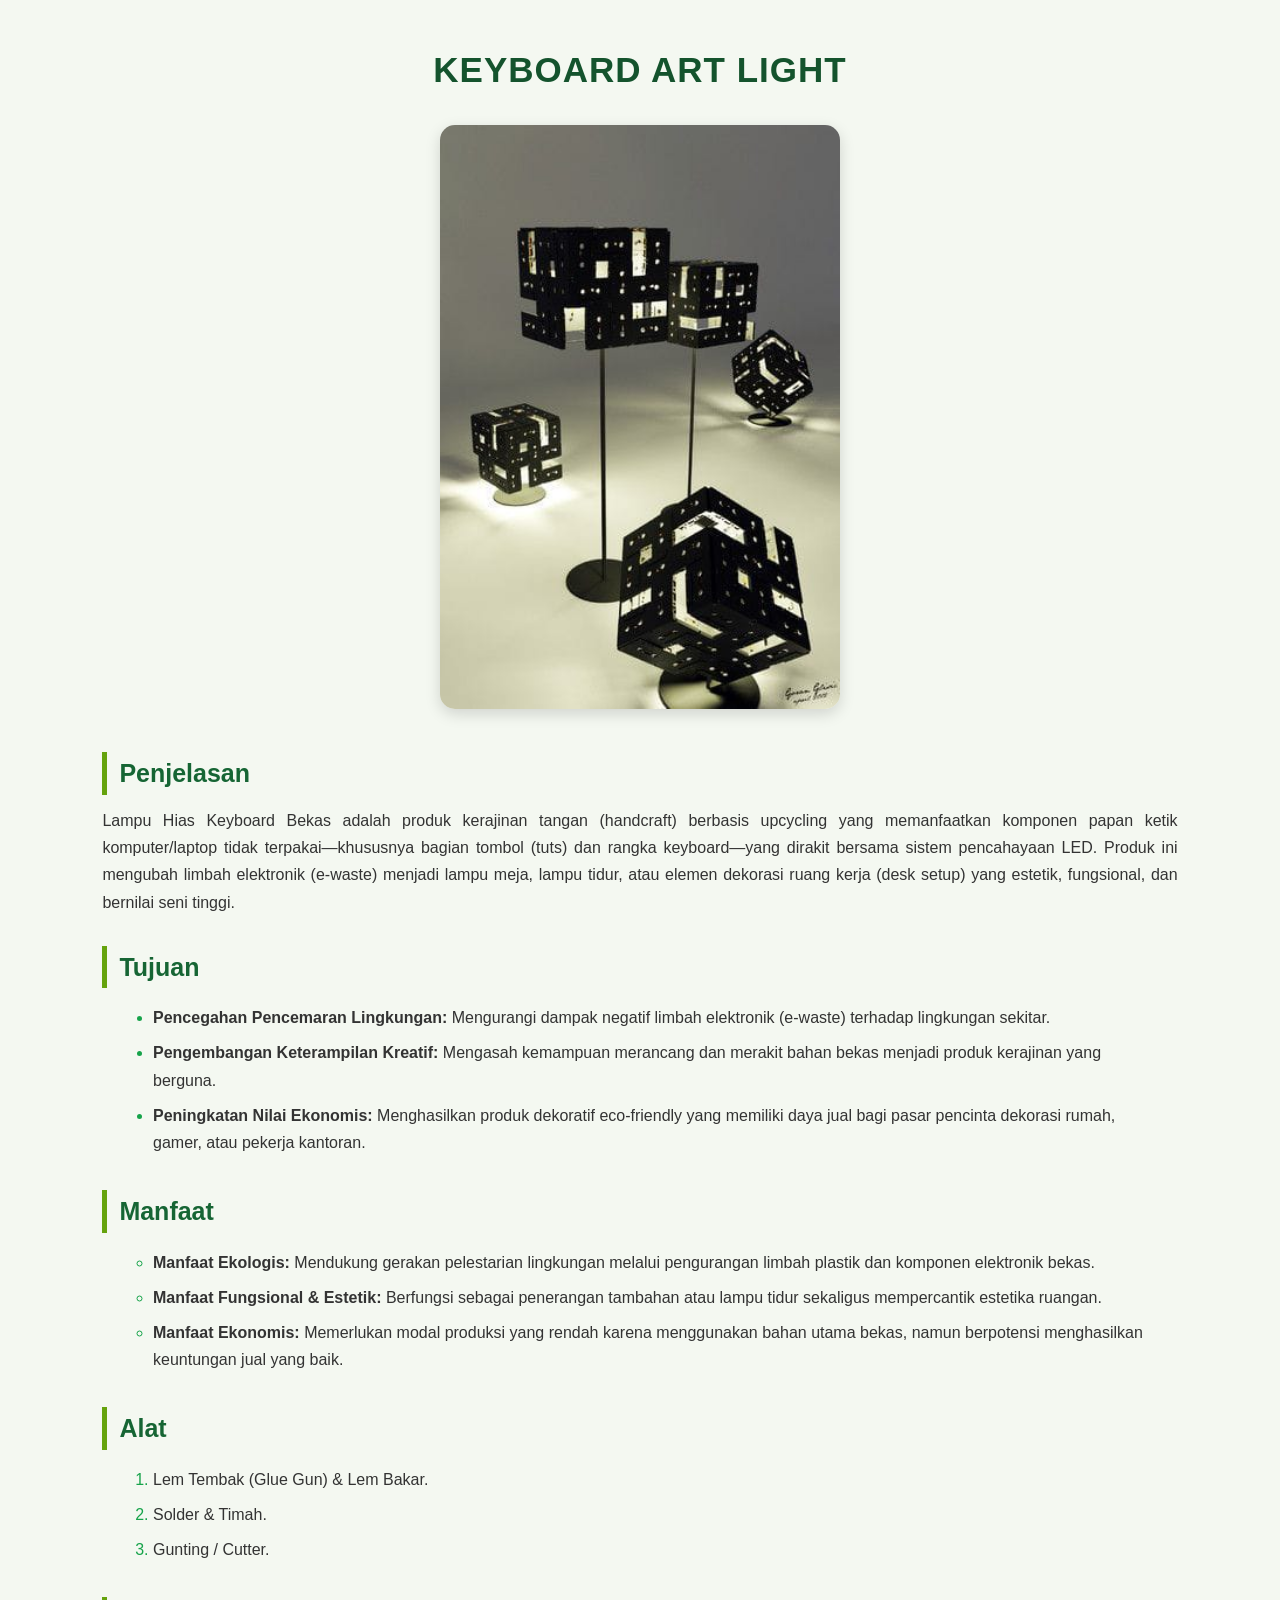
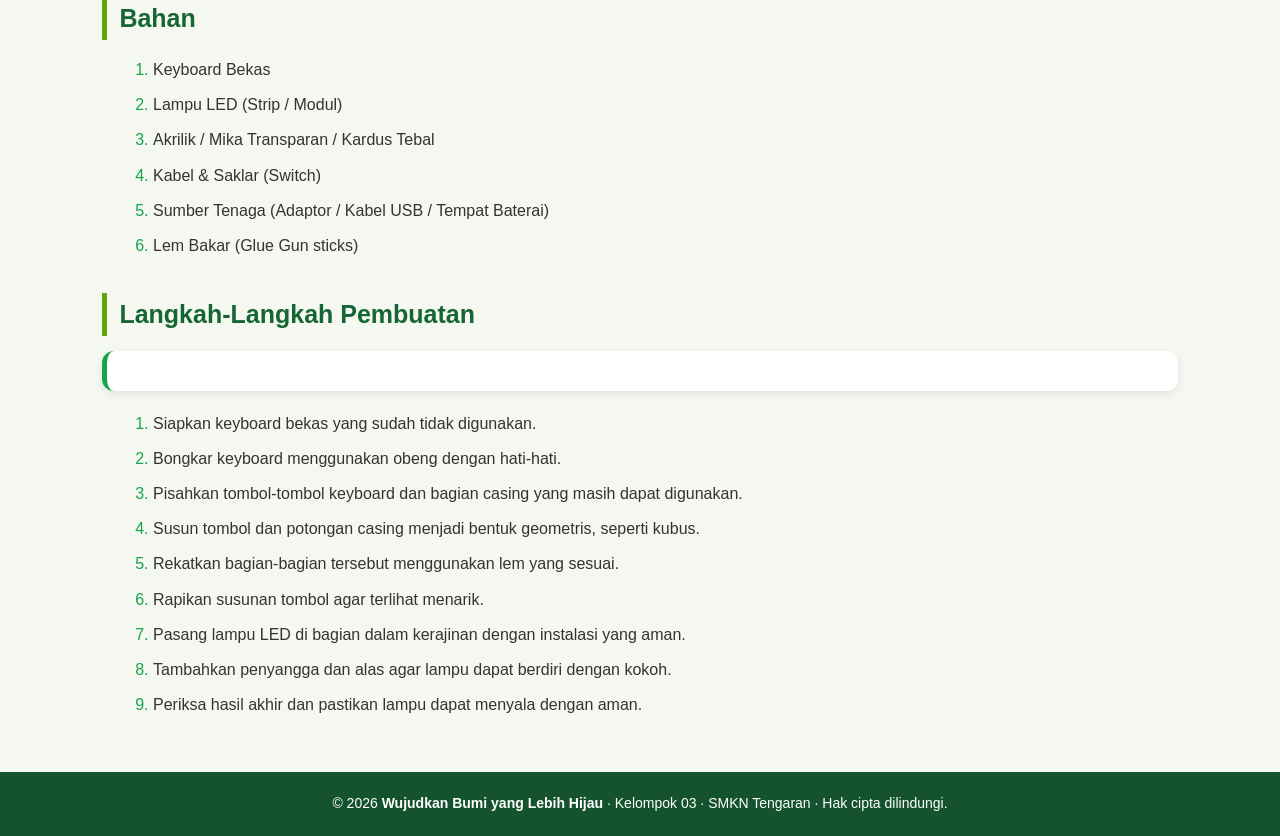
<file: artlight.html>
<!DOCTYPE html>
<html lang="en">
<head>
    <meta charset="UTF-8">
    <meta name="viewport" content="width=device-width, initial-scale=1.0">
    <link rel="stylesheet" href="artlight.css">
    <title>Document</title>
</head>
<body>
      

    <h1 style="text-align: center;">KEYBOARD ART LIGHT</h1>
    <div style="text-align: center;">
    <img src="artilight.jpeg" alt="artlight"
    width="400"
    height="500"></div>

    <h2>Penjelasan</h2>
    <p>
        Lampu Hias Keyboard Bekas adalah produk kerajinan tangan (handcraft) berbasis upcycling yang memanfaatkan komponen papan ketik komputer/laptop tidak terpakai—khususnya bagian tombol (tuts) dan rangka keyboard—yang dirakit bersama sistem pencahayaan LED. Produk ini mengubah limbah elektronik (e-waste) menjadi lampu meja, lampu tidur, atau elemen dekorasi ruang kerja (desk setup) yang estetik, fungsional, dan bernilai seni tinggi.
    </p>

    <h2>Tujuan</h2>
    <p>
        <ul>
            <li><b>Pencegahan Pencemaran Lingkungan:</b> Mengurangi dampak negatif limbah elektronik (e-waste) terhadap lingkungan sekitar.</li>
            <li><b>Pengembangan Keterampilan Kreatif:</b> Mengasah kemampuan merancang dan merakit bahan bekas menjadi produk kerajinan yang berguna.</li>
            <li><b>Peningkatan Nilai Ekonomis:</b> Menghasilkan produk dekoratif eco-friendly yang memiliki daya jual bagi pasar pencinta dekorasi rumah, gamer, atau pekerja kantoran.</li>
        </ul>
    </p>

    <h2>Manfaat</h2>
    <p>
        <ul type="circle">
            <li><b>Manfaat Ekologis:</b> Mendukung gerakan pelestarian lingkungan melalui pengurangan limbah plastik dan komponen elektronik bekas.</li>

            <li><b>Manfaat Fungsional & Estetik:</b> Berfungsi sebagai penerangan tambahan atau lampu tidur sekaligus mempercantik estetika ruangan.</li>

            <li><b>Manfaat Ekonomis:</b> Memerlukan modal produksi yang rendah karena menggunakan bahan utama bekas, namun berpotensi menghasilkan keuntungan jual yang baik.</li>
        </ul>
    </p>

    <h2>Alat</h2>
    <p>
        <ol>
            <li>Lem Tembak (Glue Gun) & Lem Bakar.</li>
            <li>Solder & Timah.</li>
            <li>Gunting / Cutter.</li>
        </ol>
    </p>

    <h2>Bahan</h2>
    <p>
        <ol>
            <li>Keyboard Bekas</li>
            <li>Lampu LED (Strip / Modul)</li>
            <li>Akrilik / Mika Transparan / Kardus Tebal</li>
            <li>Kabel & Saklar (Switch)</li>
            <li>Sumber Tenaga (Adaptor / Kabel USB / Tempat Baterai)</li>
            <li>Lem Bakar (Glue Gun sticks)</li>
        </ol>
    </p>

    <h2>Langkah-Langkah Pembuatan</h2>
    <p>
        <ol>
            <li>Siapkan keyboard bekas yang sudah tidak digunakan.</li>
            <li>Bongkar keyboard menggunakan obeng dengan hati-hati.</li>
            <li>Pisahkan tombol-tombol keyboard dan bagian casing yang masih dapat digunakan.</li>
            <li>Susun tombol dan potongan casing menjadi bentuk geometris, seperti kubus.</li>
            <li>Rekatkan bagian-bagian tersebut menggunakan lem yang sesuai.</li>
            <li>Rapikan susunan tombol agar terlihat menarik.</li>
            <li>Pasang lampu LED di bagian dalam kerajinan dengan instalasi yang aman.</li>
            <li>Tambahkan penyangga dan alas agar lampu dapat berdiri dengan kokoh.</li>
            <li>Periksa hasil akhir dan pastikan lampu dapat menyala dengan aman.</li>
        </ol>
    </p>
    
    <div class="footer-bottom">
        <p>
          © 2026 <strong>Wujudkan Bumi yang Lebih Hijau</strong> · Kelompok 03 · SMKN Tengaran
          · Hak cipta dilindungi.
        </p>
      </div>
    </footer>

    <div
      class="lightbox"
      id="imageLightbox"
      role="dialog"
      aria-modal="true"
      aria-label="Pratinjau gambar"
      hidden
    >
      <div class="lightbox-dialog">
        <button
          class="lightbox-close"
          type="button"
          aria-label="Tutup pratinjau"
        >
          &times;
        </button>
        <img class="lightbox-image" alt="" />
      </div>
    </div>

</body>
</html>
</file>
<file: artlight.css>
/* RESET */
* {
    margin: 0;
    padding: 0;
    box-sizing: border-box;
    scroll-behavior: smooth;
}

body {
    font-family: Arial, sans-serif;
    background: #f4f8f1;
    color: #333;
    line-height: 1.7;
}

/* NAVBAR */
.nav {
    width: 100%;
    background: #14532d;
    padding: 15px 7%;
    display: flex;
    align-items: center;
    justify-content: space-between;
    position: sticky;
    top: 0;
    z-index: 1000;
    box-shadow: 0 3px 10px rgba(0,0,0,0.15);
}

.logo {
    display: flex;
    align-items: center;
    gap: 12px;
    color: white;
    text-decoration: none;
    font-size: 18px;
    font-weight: bold;
}

.logo-img {
    width: 48px;
    height: 48px;
    border-radius: 50%;
    object-fit: cover;
}

.nav-links {
    display: flex;
    gap: 25px;
}

.nav-links a,
.nav-dropdown a {
    color: white;
    text-decoration: none;
    font-weight: bold;
    transition: 0.3s;
}

.nav-links a:hover {
    color: #a7f3d0;
}

/* HAMBURGER */
.hamburger {
    display: none;
    background: none;
    border: none;
    cursor: pointer;
}

.hamburger span {
    display: block;
    width: 25px;
    height: 3px;
    margin: 5px;
    background: white;
    border-radius: 5px;
}

.nav-dropdown {
    display: none;
}

/* JUDUL */
h1 {
    color: #14532d;
    font-size: 35px;
    margin: 40px 15px 25px;
    letter-spacing: 1px;
}

/* GAMBAR UTAMA */
body > div[style*="text-align: center"] {
    margin-bottom: 35px;
}

body > div[style*="text-align: center"] img {
    max-width: 90%;
    height: auto;
    border-radius: 15px;
    box-shadow: 0 5px 15px rgba(0,0,0,0.15);
    object-fit: cover;
}

/* KONTEN */
h2 {
    color: #166534;
    font-size: 25px;
    margin: 30px 8% 12px;
    padding-left: 12px;
    border-left: 5px solid #65a30d;
}

p {
    margin: 10px 8%;
    text-align: justify;
    font-size: 16px;
}

/* LIST */
ul,
ol {
    margin: 10px 10% 20px;
    padding-left: 25px;
}

li {
    padding: 4px 0;
}

li::marker {
    color: #16a34a;
}

/* TOTAL BIAYA */
h2:last-of-type + p {
    background: white;
    margin: 15px 8%;
    padding: 20px;
    border-radius: 12px;
    border-left: 5px solid #16a34a;
    box-shadow: 0 3px 10px rgba(0,0,0,0.08);
    font-weight: bold;
}

/* FOOTER */
.footer-bottom {
    background: #14532d;
    color: white;
    padding: 20px;
    text-align: center;
    margin-top: 50px;
}

.footer-bottom p {
    text-align: center;
    margin: 0;
    font-size: 14px;
}

/* LIGHTBOX */
.lightbox {
    position: fixed;
    inset: 0;
    background: rgba(0,0,0,0.85);
    z-index: 2000;
    display: flex;
    align-items: center;
    justify-content: center;
    padding: 20px;
}

.lightbox[hidden] {
    display: none;
}

.lightbox-dialog {
    position: relative;
    max-width: 850px;
    width: 100%;
}

.lightbox-image {
    width: 100%;
    max-height: 80vh;
    object-fit: contain;
    border-radius: 10px;
}

.lightbox-close {
    position: absolute;
    top: -40px;
    right: 0;
    background: none;
    border: none;
    color: white;
    font-size: 35px;
    cursor: pointer;
}

/* RESPONSIVE HP */
@media screen and (max-width: 768px) {

    .nav {
        padding: 12px 5%;
    }

    .logo {
        font-size: 14px;
    }

    .logo-img {
        width: 40px;
        height: 40px;
    }

    .nav-links {
        display: none;
    }

    .hamburger {
        display: block;
    }

    .nav-dropdown {
        position: absolute;
        top: 100%;
        left: 0;
        width: 100%;
        background: #14532d;
        padding: 15px 25px;
        flex-direction: column;
        gap: 15px;
    }

    .nav-dropdown.active {
        display: flex;
    }

    h1 {
        font-size: 25px;
        margin-top: 30px;
    }

    h2 {
        font-size: 21px;
        margin-left: 5%;
        margin-right: 5%;
    }

    p {
        font-size: 14px;
        margin-left: 5%;
        margin-right: 5%;
    }

    ul,
    ol {
        margin-left: 8%;
        margin-right: 5%;
    }

    .footer-bottom {
        padding: 18px 10px;
    }
}
</file>
